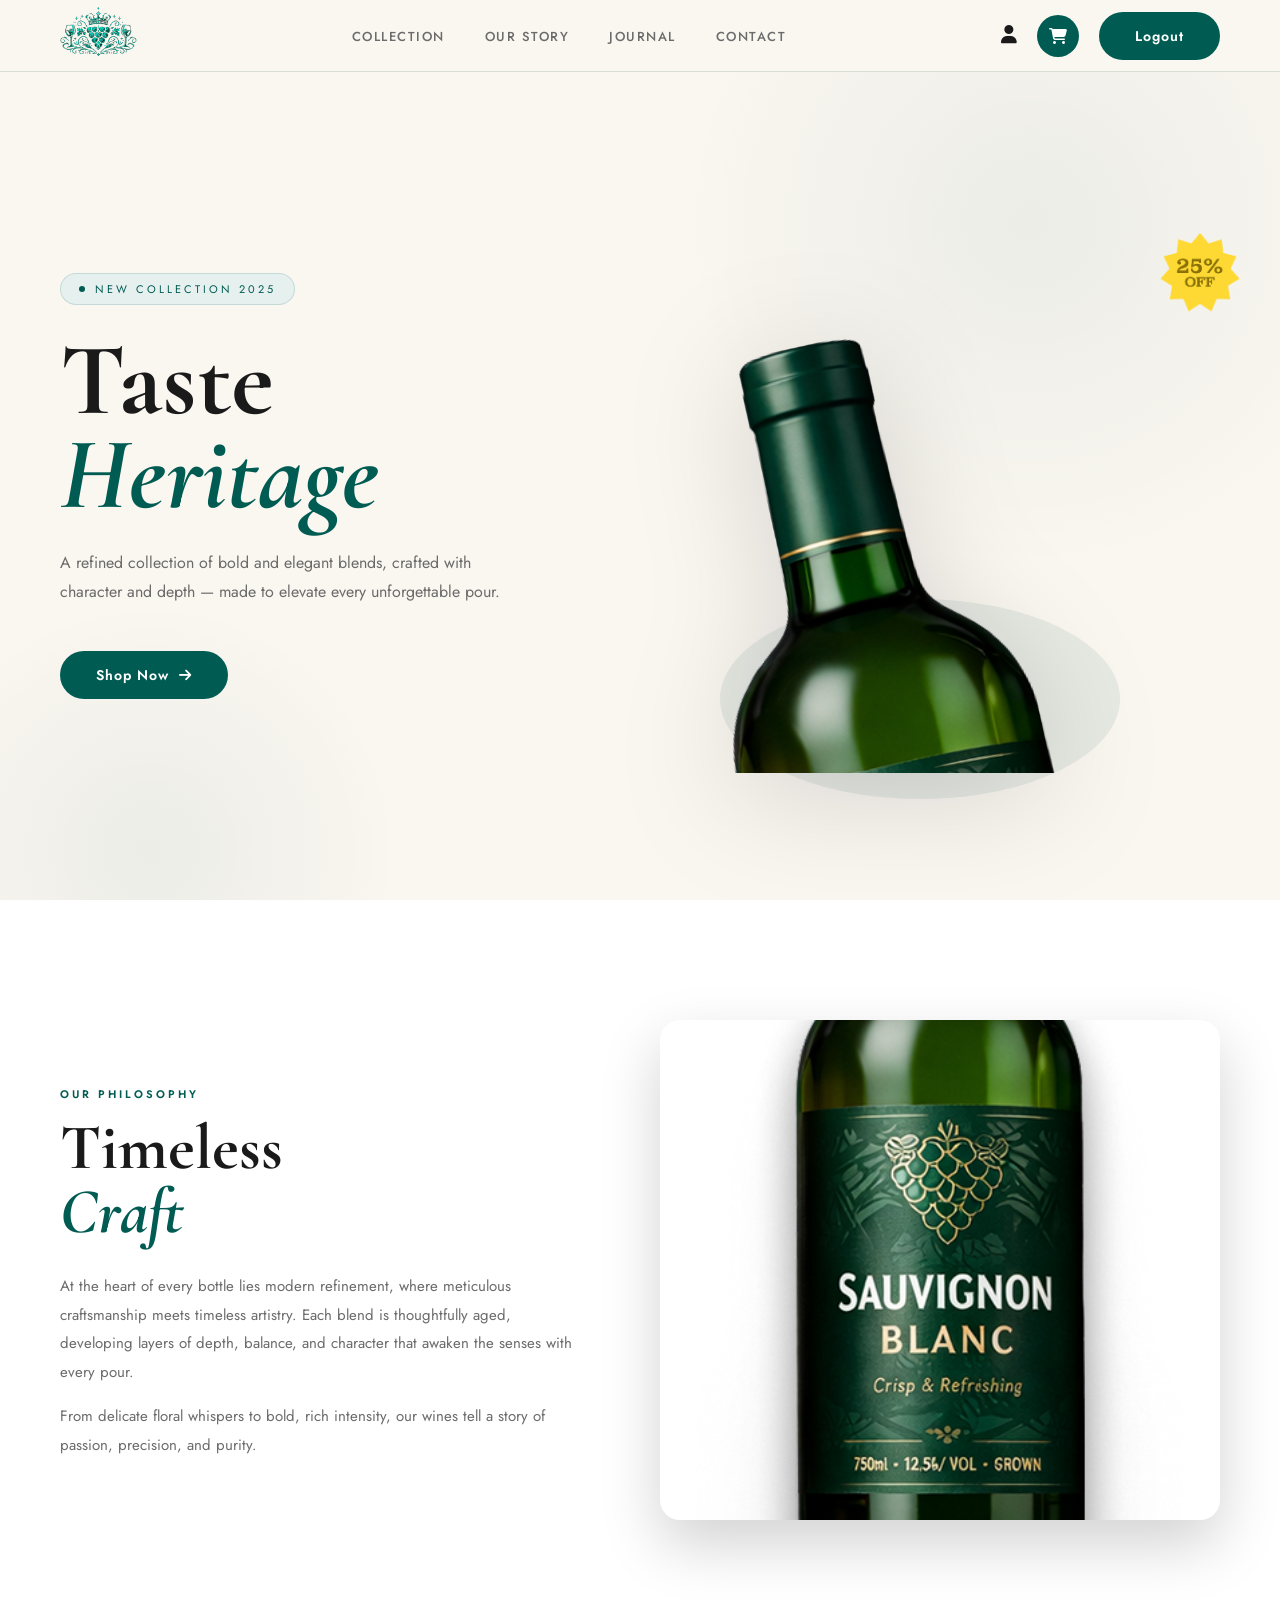
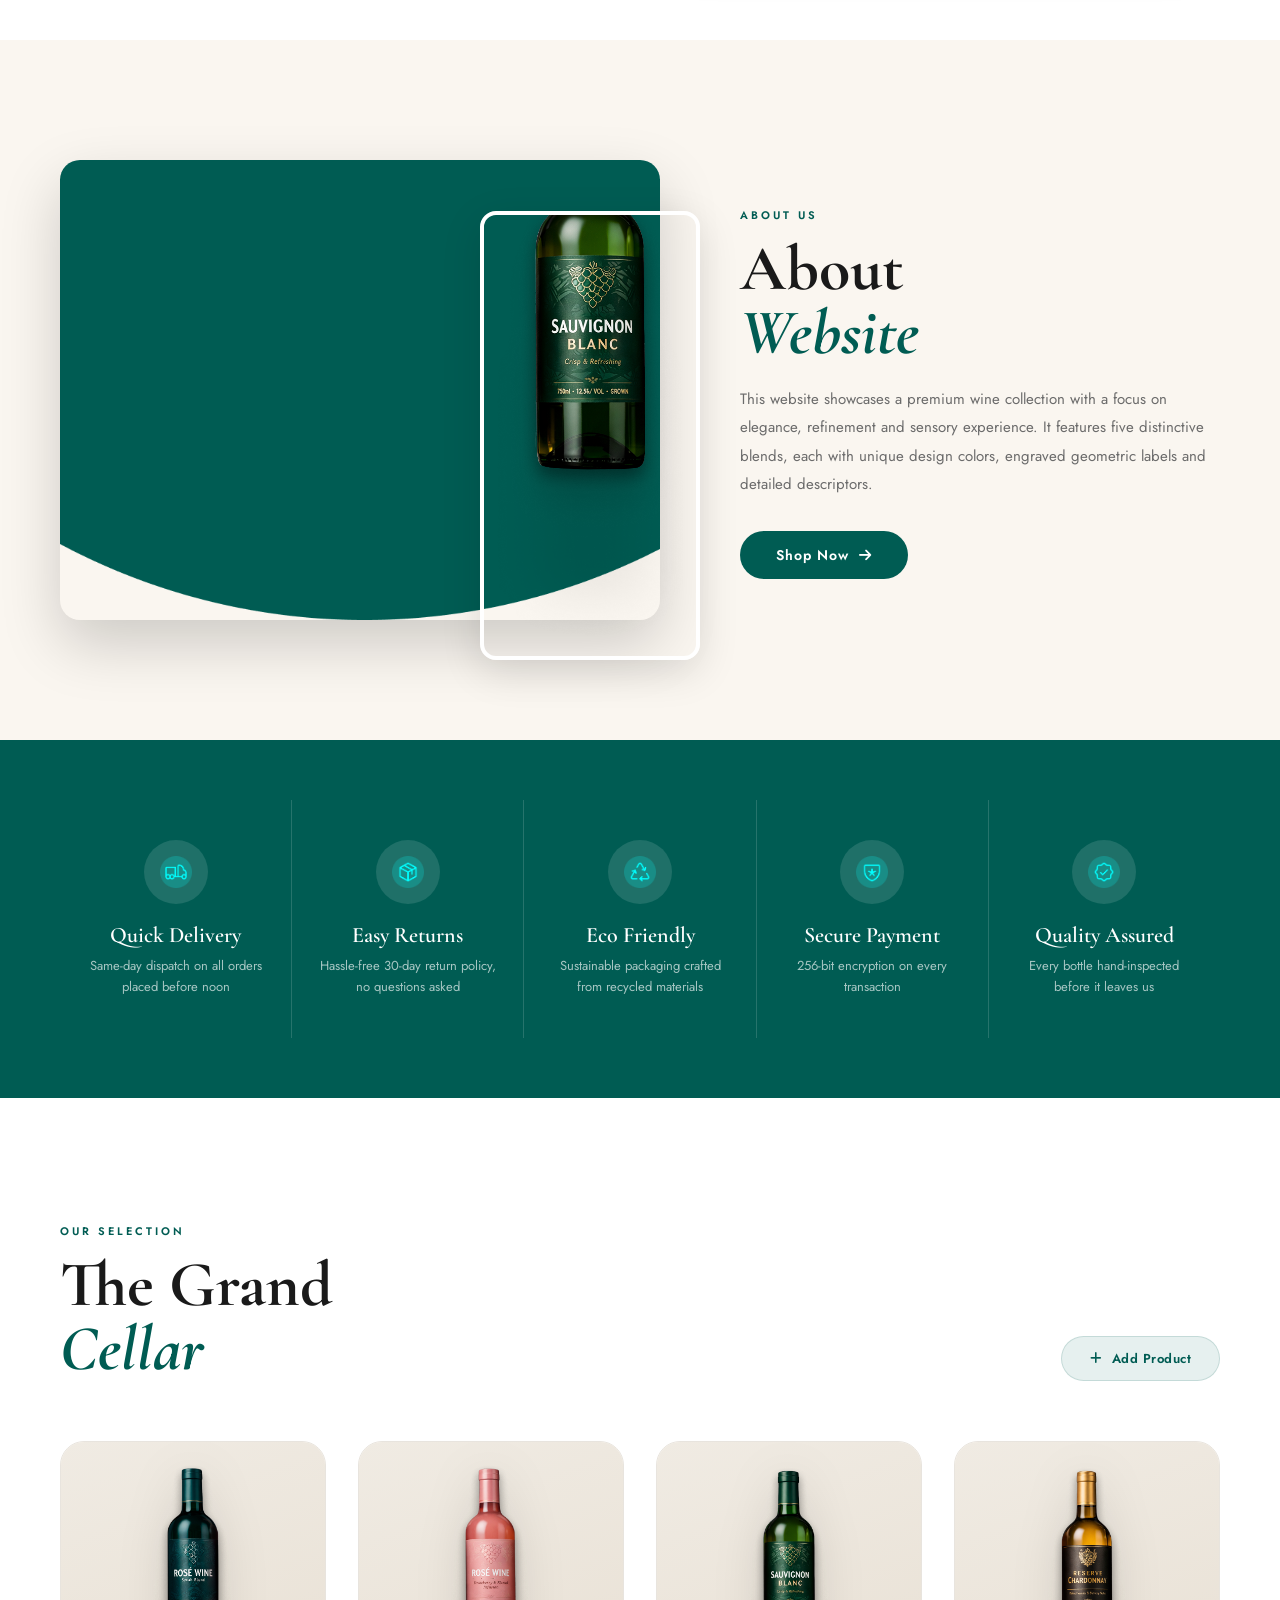
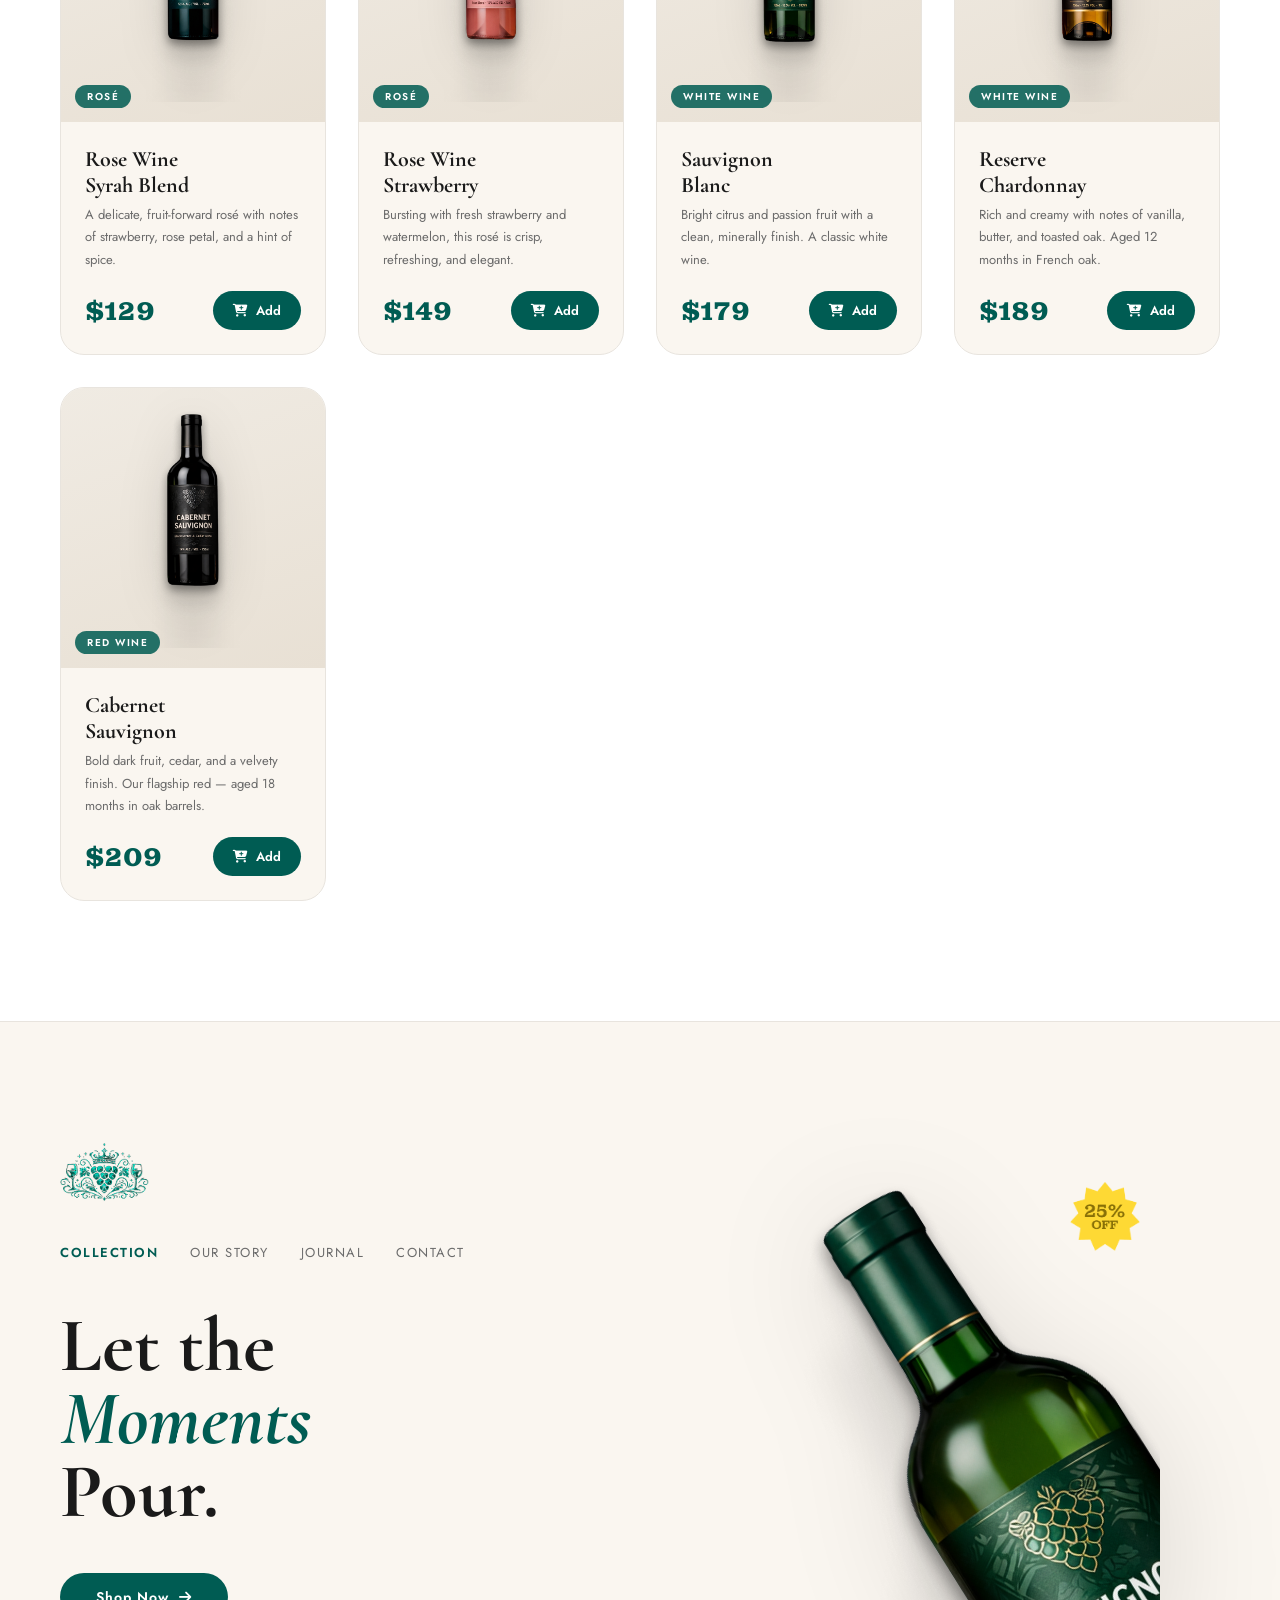
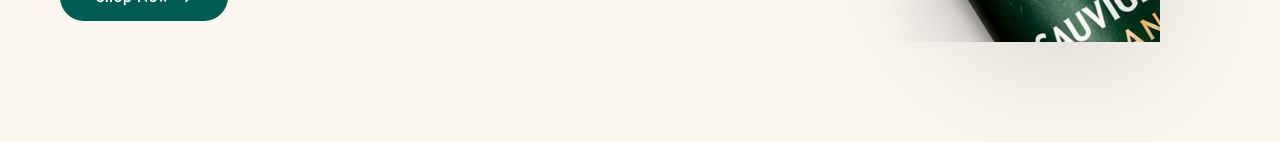
<file: index.html>
<!DOCTYPE html>
<html lang="en">
<head>
  <meta charset="UTF-8" />
  <meta name="viewport" content="width=device-width, initial-scale=1.0"/>
  <title>The Grand Cellar — Premium Wine</title>
  <link rel="stylesheet" href="style.css"/>
  <link rel="stylesheet" href="https://cdnjs.cloudflare.com/ajax/libs/font-awesome/6.5.0/css/all.min.css"/>
  <link href="https://fonts.googleapis.com/css2?family=Cormorant+Garamond:ital,wght@0,400;0,500;0,600;0,700;1,400;1,600&family=Jost:wght@300;400;500;600&family=Montagu+Slab:wght@400;600;700&display=swap" rel="stylesheet"/>
  <link rel="stylesheet" href="style.css  ">
</head>
<body>

  <!-- ══════════════ NAVBAR ══════════════ -->
  <nav class="navbar" id="navbar">
    <div class="nav-logo">
      <img src="./Images/logo2_transparent 1.png" alt="Logo" class="logo-img"/>
    </div>
    <ul class="nav-links">
      <li><a href="collection.html">Collection</a></li>
      <li><a href="story.html">Our Story</a></li>
      <li><a href="products.html">Journal</a></li>
      <li><a href="contact.html">Contact</a></li>
    </ul>
    <div class="nav-actions">
      <a href="login.html"><i class="fa-solid fa-user nav-icon" onclick="showToast('Profile coming soon!','info')"></i></a> 
      <div class="cart-wrap" onclick="toggleCart()">
        <i class="fa-solid fa-cart-shopping nav-icon"></i>
        <span class="cart-badge" id="cartBadge">0</span>
      </div>
      <button class="btn-primary" id="btn">Logout</button>
    </div>
  </nav>

  <!-- ══════════════ HERO ══════════════ -->
  <section class="hero" id="hero">
    <div class="hero-bg-circle circle-top"></div>
    <div class="hero-bg-circle circle-bot"></div>

    <div class="hero-left">
      <div class="hero-tag"><span class="tag-dot"></span> New Collection 2025</div>
      <h1 class="hero-title">Taste<br/><em>Heritage</em></h1>
      <p class="hero-sub">A refined collection of bold and elegant blends, crafted with character and depth — made to elevate every unforgettable pour.</p>
      <button class="btn-primary" onclick="document.getElementById('products').scrollIntoView({behavior:'smooth'})">
        Shop Now <i class="fa-solid fa-arrow-right"></i>
      </button>
    </div>

    <div class="hero-right">
      <div class="hero-img-wrap">
        <div class="hero-ellipse"></div>
        <img src="Images/image 1.png" class="hero-bottle" alt="Wine Bottle"/>
      </div>
      <img src="Images/star.png" class="hero-star" alt="star"/>
    </div>
  </section>

  <!-- ══════════════ TIMELESS CRAFT ══════════════ -->
  <section class="craft-section" id="story">
    <div class="craft-text">
      <span class="section-eyebrow">Our Philosophy</span>
      <h2 class="section-title">Timeless<br/><em>Craft</em></h2>
      <p>At the heart of every bottle lies modern refinement, where meticulous craftsmanship meets timeless artistry. Each blend is thoughtfully aged, developing layers of depth, balance, and character that awaken the senses with every pour.</p>
      <p style="margin-top:16px;">From delicate floral whispers to bold, rich intensity, our wines tell a story of passion, precision, and purity.</p>
    </div>
    <div class="craft-img">
      <img src="Images/img 2.png" alt="Craft" />
    </div>
  </section>

  <!-- ══════════════ ABOUT ══════════════ -->
  <section class="about-section">
    <div class="about-img">
      <img src="Images/wc.png" alt="Wine Cellar"/>
      <img src="Images/img 3.png" class="about-over" alt="overlay"/>
    </div>
    <div class="about-text">
      <span class="section-eyebrow">About Us</span>
      <h2 class="section-title">About<br/><em>Website</em></h2>
      <p>This website showcases a premium wine collection with a focus on elegance, refinement and sensory experience. It features five distinctive blends, each with unique design colors, engraved geometric labels and detailed descriptors.</p>
      <button class="btn-primary" style="margin-top:32px;">
        Shop Now <i class="fa-solid fa-arrow-right"></i>
      </button>
    </div>
  </section>

  <!-- ══════════════ FEATURES ══════════════ -->
  <section class="features-section">
    <div class="feature-item">
      <div class="feat-icon-wrap"><img src="Images/Frame 19.png" alt=""/></div>
      <h3>Quick Delivery</h3>
      <p>Same-day dispatch on all orders placed before noon</p>
    </div>
    <div class="feature-item">
      <div class="feat-icon-wrap"><img src="Images/Frame 20.png" alt=""/></div>
      <h3>Easy Returns</h3>
      <p>Hassle-free 30-day return policy, no questions asked</p>
    </div>
    <div class="feature-item">
      <div class="feat-icon-wrap"><img src="Images/Frame 21.png" alt=""/></div>
      <h3>Eco Friendly</h3>
      <p>Sustainable packaging crafted from recycled materials</p>
    </div>
    <div class="feature-item">
      <div class="feat-icon-wrap"><img src="Images/Frame 22.png" alt=""/></div>
      <h3>Secure Payment</h3>
      <p>256-bit encryption on every transaction</p>
    </div>
    <div class="feature-item">
      <div class="feat-icon-wrap"><img src="Images/Frame 23.png" alt=""/></div>
      <h3>Quality Assured</h3>
      <p>Every bottle hand-inspected before it leaves us</p>
    </div>
  </section>

  <!-- ══════════════ PRODUCTS — THE GRAND CELLAR ══════════════ -->
  <section class="products-section" id="products">
    <div class="products-header">
      <div>
        <span class="section-eyebrow">Our Selection</span>
        <h2 class="section-title">The Grand<br/><em>Cellar</em></h2>
      </div>
      <button class="btn-add-product" onclick="openAddModal()">
        <i class="fa-solid fa-plus"></i> Add Product
      </button>
    </div>

    <div class="products-grid" id="productsGrid">
      <!-- Rendered by JS -->
    </div>
  </section>

  <!-- ══════════════ CTA SECTION ══════════════ -->
  <section class="cta-section" id="footer">
    <div class="cta-left">
      <img src="./Images/logo2_transparent 1.png" alt="Logo" class="cta-logo"/>
      <ul class="cta-links">
        <li>Collection</li>
        <li>Our Story</li>
        <li>Journal</li>
        <li>Contact</li>
      </ul>
      <div class="cta-text">
        <h2>Let the</h2>
        <h2 class="green">Moments</h2>
        <h2>Pour.</h2>
      </div>
      <button class="btn-primary cta-btn">
        Shop Now <i class="fa-solid fa-arrow-right"></i>
      </button>
    </div>
    <div class="cta-right">
      <img src="Images/img 4.png" class="cta-bottle" alt="Wine"/>
      <img src="Images/star.png" class="cta-star" alt="star"/>
    </div>
  </section>

  <!-- ══════════════ CART SIDEBAR ══════════════ -->
  <div class="overlay" id="overlay" onclick="toggleCart()"></div>
  <div class="cart-panel" id="cartPanel">
    <div class="cart-head">
      <h3>Your Cart <i class="fa-solid fa-wine-glass"></i></h3>
      <button class="btn-close" onclick="toggleCart()">✕</button>
    </div>
    <div class="cart-body" id="cartBody">
      <div class="cart-empty" id="cartEmpty">
        <i class="fa-solid fa-wine-bottle" style="font-size:48px;color:#005C53;margin-bottom:12px;"></i>
        <p>Your cellar is empty.<br/>Explore our collection!</p>
      </div>
    </div>
    <div class="cart-foot" id="cartFoot">
      <div class="cart-row"><span>Subtotal</span><span id="cartSub">$0</span></div>
      <div class="cart-row total-row"><span>Total</span><span id="cartTotal" class="total-val">$0</span></div>
      <button class="btn-checkout" onclick="showToast('Checkout coming soon!','info')">
        Checkout <i class="fa-solid fa-arrow-right"></i>
      </button>
    </div>
  </div>

  <!-- ══════════════ ADD / EDIT MODAL ══════════════ -->
  <div class="modal-overlay" id="modalOverlay" onclick="handleModalBg(event)">
    <div class="modal-box" id="modalBox">
      <button class="modal-close" onclick="closeModal()">✕</button>
      <h3 class="modal-title" id="modalTitle">Add New Wine</h3>

      <div class="form-group">
        <label>Wine Name</label>
        <input type="text" id="fName" placeholder="e.g. Cabernet Sauvignon" class="form-input"/>
      </div>
      <div class="form-row">
        <div class="form-group">
          <label>Price ($)</label>
          <input type="number" id="fPrice" placeholder="e.g. 129" class="form-input"/>
        </div>
        <div class="form-group">
          <label>Category</label>
          <input type="text" id="fCat" placeholder="e.g. Red Wine" class="form-input"/>
        </div>
      </div>
      <div class="form-group">
        <label>Description</label>
        <textarea id="fDesc" rows="3" placeholder="Short description..." class="form-input"></textarea>
      </div>
      <div class="form-group">
        <label>Image URL or leave blank for default</label>
        <input type="text" id="fImg" placeholder="Images/img5.png" class="form-input"/>
      </div>

      <div class="modal-error" id="modalError"></div>

      <div class="modal-actions">
        <button class="btn-ghost" onclick="closeModal()">Cancel</button>
        <button class="btn-primary" id="modalSave" onclick="saveProduct()">
          <i class="fa-solid fa-check"></i> Save
        </button>
      </div>
    </div>
  </div>

  <!-- DELETE CONFIRM -->
  <div class="modal-overlay" id="deleteOverlay" onclick="handleDeleteBg(event)">
    <div class="delete-box">
      <div class="delete-icon"><i class="fa-solid fa-trash"></i></div>
      <h3>Delete Wine?</h3>
      <p>Are you sure you want to remove this wine from the cellar?</p>
      <div class="modal-actions">
        <button class="btn-ghost" onclick="closeDeleteModal()">Cancel</button>
        <button class="btn-danger" onclick="confirmDelete()">Yes, Delete</button>
      </div>
    </div>
  </div>

  <!-- TOAST -->
  <div class="toast-wrap" id="toastWrap"></div>

  <script src="script.js"></script>
</body>
</html>
</file>
<file: style.css>
/* ════════════════════════════════════════
   THE GRAND CELLAR — style.css
   ════════════════════════════════════════ */

/* ── VARIABLES ── */
:root {
  --green:       #005C53;
  --green-light: #007A6E;
  --green-pale:  #E6F0EF;
  --cream:       #FAF6F0;
  --cream2:      #F2EDE4;
  --dark:        #1A1A1A;
  --gray:        #6B6B6B;
  --gray-light:  #E8E4DE;
  --white:       #FFFFFF;
  --gold:        #C9A84C;
  --danger:      #D94040;
  --border:      rgba(0,92,83,0.15);
  --shadow-sm:   0 4px 16px rgba(0,0,0,0.08);
  --shadow-md:   0 12px 40px rgba(0,0,0,0.12);
  --shadow-lg:   0 24px 60px rgba(0,0,0,0.18);
  --radius:      20px;
  --radius-sm:   12px;
}

/* ── RESET ── */
*, *::before, *::after { margin:0; padding:0; box-sizing:border-box; }
html { scroll-behavior: smooth; }

body {
  font-family: 'Jost', sans-serif;
  background: var(--cream);
  color: var(--dark);
  overflow-x: hidden;
}

::selection { background: var(--green); color: white; }
::-webkit-scrollbar { width: 6px; }
::-webkit-scrollbar-track { background: var(--cream2); }
::-webkit-scrollbar-thumb { background: var(--green); border-radius: 3px; }

a { text-decoration: none; color: inherit; }

/* ── TYPOGRAPHY ── */
.section-eyebrow {
  display: inline-block;
  font-size: 11px; letter-spacing: 3px; text-transform: uppercase;
  color: var(--green); font-weight: 600;
  margin-bottom: 14px;
}

.section-title {
  font-family: 'Cormorant Garamond', serif;
  font-size: clamp(40px, 5vw, 68px);
  font-weight: 700; line-height: 1;
  color: var(--dark);
}
.section-title em { font-style: italic; color: var(--green); }

/* ── BUTTONS ── */
.btn-primary {
  display: inline-flex; align-items: center; gap: 10px;
  background: var(--green); color: white;
  border: none; padding: 14px 36px; border-radius: 50px;
  font-size: 14px; font-weight: 600; letter-spacing: 1px;
  cursor: pointer; transition: all 0.25s;
  font-family: 'Jost', sans-serif;
}
.btn-primary:hover {
  background: var(--green-light);
  transform: translateY(-2px);
  box-shadow: 0 10px 30px rgba(0,92,83,0.3);
}

.btn-ghost {
  display: inline-flex; align-items: center; gap: 8px;
  background: transparent; color: var(--dark);
  border: 1.5px solid var(--gray-light); padding: 12px 28px; border-radius: 50px;
  font-size: 14px; font-weight: 500; cursor: pointer; transition: all 0.2s;
  font-family: 'Jost', sans-serif;
}
.btn-ghost:hover { border-color: var(--green); color: var(--green); }

.btn-danger {
  display: inline-flex; align-items: center; gap: 8px;
  background: var(--danger); color: white;
  border: none; padding: 12px 28px; border-radius: 50px;
  font-size: 14px; font-weight: 600; cursor: pointer; transition: all 0.2s;
  font-family: 'Jost', sans-serif;
}
.btn-danger:hover { background: #b83030; }

/* ════════════════ NAVBAR ════════════════ */
.navbar {
  position: fixed; top: 0; left: 0; right: 0; z-index: 900;
  height: 72px;
  display: flex; align-items: center; justify-content: space-between;
  padding: 0 60px;
  background: rgba(250,246,240,0.95);
  backdrop-filter: blur(20px);
  border-bottom: 1px solid var(--border);
  transition: box-shadow 0.3s;
}
.navbar.scrolled { box-shadow: var(--shadow-sm); }

.logo-img { height: 52px; width: auto; object-fit: contain; }

.nav-links {
  display: flex; gap: 40px; list-style: none;
}
.nav-links a {
  font-size: 13px; font-weight: 500; letter-spacing: 1.5px;
  text-transform: uppercase; color: var(--gray);
  transition: color 0.2s;
}
.nav-links a:hover { color: var(--green); }

.nav-actions { display: flex; align-items: center; gap: 20px; }

.nav-icon {
  font-size: 18px; color: var(--dark); cursor: pointer;
  transition: color 0.2s;
}
.nav-icon:hover { color: var(--green); }

.cart-wrap {
  position: relative; cursor: pointer;
  width: 42px; height: 42px; border-radius: 50%;
  background: var(--green); display: flex; align-items: center; justify-content: center;
  transition: all 0.2s;
}
.cart-wrap:hover { background: var(--green-light); transform: scale(1.08); }
.cart-wrap .nav-icon { color: white; font-size: 16px; }

.cart-badge {
  position: absolute; top: -4px; right: -4px;
  background: var(--gold); color: white;
  width: 18px; height: 18px; border-radius: 50%;
  font-size: 10px; font-weight: 700;
  display: none; align-items: center; justify-content: center;
}

/* ════════════════ HERO ════════════════ */
.hero {
  margin-top: 72px;
  min-height: 92vh;
  display: flex; align-items: center;
  padding: 80px 60px;
  background: var(--cream);
  position: relative; overflow: hidden;
}

.hero-bg-circle {
  position: absolute; border-radius: 50%;
  background: radial-gradient(circle, rgba(0,92,83,0.06) 0%, transparent 70%);
}
.circle-top { width: 700px; height: 700px; top: -200px; right: -100px; }
.circle-bot { width: 500px; height: 500px; bottom: -200px; left: -100px; }

.hero-left { flex: 1; z-index: 1; max-width: 560px; }

.hero-tag {
  display: inline-flex; align-items: center; gap: 10px;
  border: 1px solid var(--border); border-radius: 30px;
  padding: 7px 18px; margin-bottom: 28px;
  font-size: 11px; letter-spacing: 3px; text-transform: uppercase; color: var(--green);
  background: var(--green-pale);
  animation: fadeUp 0.7s ease both;
}
.tag-dot {
  width: 6px; height: 6px; border-radius: 50%;
  background: var(--green);
  animation: blink 2s infinite;
}
@keyframes blink { 0%,100%{opacity:1} 50%{opacity:0.3} }

.hero-title {
  font-family: 'Cormorant Garamond', serif;
  font-size: clamp(64px, 8vw, 110px);
  font-weight: 700; line-height: 0.92;
  margin-bottom: 28px;
  animation: fadeUp 0.7s 0.1s ease both;
}
.hero-title em { font-style: italic; color: var(--green); display: block; }

.hero-sub {
  font-size: 16px; line-height: 1.8; color: var(--gray);
  max-width: 440px; margin-bottom: 44px;
  animation: fadeUp 0.7s 0.2s ease both;
}

.hero-right {
  flex: 1; display: flex; align-items: center; justify-content: center;
  position: relative; z-index: 1;
  animation: fadeUp 0.8s 0.3s ease both;
}

.hero-img-wrap { position: relative; }

.hero-ellipse {
  width: 400px; height: 200px; border-radius: 50%;
  background: rgba(0,92,83,0.08);
  position: absolute; bottom: -20px; left: 50%; transform: translateX(-50%);
}

.hero-bottle {
  height: 580px; width: auto; object-fit: contain;
  position: relative; z-index: 1;
  filter: drop-shadow(0 20px 60px rgba(0,0,0,0.15));
  animation: float 4s ease-in-out infinite;
}
@keyframes float { 0%,100%{transform:translateY(0)} 50%{transform:translateY(-18px)} }

.hero-star {
  position: absolute; top: 40px; right: -20px;
  width: 80px; animation: spin 12s linear infinite;
}
@keyframes spin { to { transform: rotate(360deg); } }

@keyframes fadeUp {
  from { opacity:0; transform:translateY(30px); }
  to   { opacity:1; transform:translateY(0); }
}

/* ════════════════ CRAFT SECTION ════════════════ */
.craft-section {
  display: flex; align-items: center; gap: 80px;
  padding: 120px 60px;
  background: white;
}

.craft-text { flex: 1; max-width: 520px; }
.craft-text p { font-size: 15px; line-height: 1.9; color: var(--gray); }
.craft-text .section-title { margin-bottom: 28px; }

.craft-img {
  flex: 1; border-radius: var(--radius);
  overflow: hidden; box-shadow: var(--shadow-lg);
}
.craft-img img { width: 100%; height: 500px; object-fit: cover; display: block; }

/* ════════════════ ABOUT SECTION ════════════════ */
.about-section {
  display: flex; align-items: center; gap: 80px;
  padding: 120px 60px;
  background: var(--cream);
}

.about-img {
  flex: 1; position: relative; border-radius: var(--radius); overflow: visible;
}
.about-img img:first-child {
  width: 100%; height: 460px; object-fit: cover;
  border-radius: var(--radius); box-shadow: var(--shadow-lg); display: block;
}
.about-over {
  position: absolute; bottom: -40px; right: -40px;
  width: 220px; height: auto; border-radius: 16px;
  box-shadow: var(--shadow-md); border: 4px solid white;
}

.about-text { flex: 1; max-width: 480px; }
.about-text p { font-size: 15px; line-height: 1.9; color: var(--gray); margin-top: 20px; }

/* ════════════════ FEATURES ════════════════ */
.features-section {
  display: flex; gap: 0;
  background: var(--green);
  padding: 60px;
}

.feature-item {
  flex: 1; text-align: center; padding: 40px 24px;
  border-right: 1px solid rgba(255,255,255,0.15);
  transition: background 0.2s;
}
.feature-item:last-child { border-right: none; }
.feature-item:hover { background: rgba(255,255,255,0.05); }

.feat-icon-wrap {
  width: 64px; height: 64px; border-radius: 50%;
  background: rgba(255,255,255,0.12);
  display: flex; align-items: center; justify-content: center;
  margin: 0 auto 18px;
}
.feat-icon-wrap img { width: 32px; height: 32px; object-fit: contain; filter: brightness(10); }

.feature-item h3 {
  font-family: 'Cormorant Garamond', serif;
  font-size: 22px; font-weight: 600; color: white; margin-bottom: 8px;
}
.feature-item p { font-size: 13px; color: rgba(255,255,255,0.65); line-height: 1.6; }

/* ════════════════ PRODUCTS SECTION ════════════════ */
.products-section {
  padding: 120px 60px;
  background: white;
}

.products-header {
  display: flex; align-items: flex-end; justify-content: space-between;
  margin-bottom: 60px;
}

.btn-add-product {
  display: inline-flex; align-items: center; gap: 10px;
  background: var(--green-pale); color: var(--green);
  border: 1.5px solid var(--border); padding: 12px 28px; border-radius: 50px;
  font-size: 13px; font-weight: 600; cursor: pointer; transition: all 0.2s;
  font-family: 'Jost', sans-serif; letter-spacing: 0.5px;
}
.btn-add-product:hover { background: var(--green); color: white; border-color: var(--green); }

/* ── Product Grid ── */
.products-grid {
  display: grid;
  grid-template-columns: repeat(auto-fill, minmax(260px, 1fr));
  gap: 32px;
}

/* ── Product Card ── */
.p-card {
  background: var(--cream);
  border: 1px solid var(--gray-light);
  border-radius: 24px;
  overflow: hidden;
  transition: transform 0.35s, box-shadow 0.35s, border-color 0.3s;
  display: flex; flex-direction: column;
  animation: fadeUp 0.5s ease both;
}
.p-card:hover {
  transform: translateY(-10px);
  box-shadow: var(--shadow-lg);
  border-color: rgba(0,92,83,0.25);
}

.p-card-img {
  height: 280px; position: relative;
  display: flex; align-items: center; justify-content: center;
  background: linear-gradient(160deg, #f0ebe3, #e8e0d4);
  overflow: hidden;
}

.p-card-img img {
  height: 240px; width: auto; object-fit: contain;
  transition: transform 0.5s;
  filter: drop-shadow(0 8px 24px rgba(0,0,0,0.12));
}
.p-card:hover .p-card-img img { transform: scale(1.05) translateY(-6px); }

/* Card action buttons top-right */
.p-card-actions {
  position: absolute; top: 14px; right: 14px;
  display: flex; flex-direction: column; gap: 8px;
  opacity: 0; transition: opacity 0.25s;
}
.p-card:hover .p-card-actions { opacity: 1; }

.action-btn {
  width: 36px; height: 36px; border-radius: 50%;
  border: none; cursor: pointer;
  display: flex; align-items: center; justify-content: center;
  font-size: 13px; transition: all 0.2s;
  backdrop-filter: blur(8px);
}
.action-btn.edit {
  background: rgba(255,255,255,0.9); color: var(--green);
}
.action-btn.edit:hover { background: var(--green); color: white; }

.action-btn.del {
  background: rgba(255,255,255,0.9); color: var(--danger);
}
.action-btn.del:hover { background: var(--danger); color: white; }

/* Category tag */
.p-cat-badge {
  position: absolute; bottom: 14px; left: 14px;
  background: rgba(0,92,83,0.85); color: white;
  font-size: 10px; font-weight: 600; letter-spacing: 1.5px; text-transform: uppercase;
  padding: 4px 12px; border-radius: 20px;
  backdrop-filter: blur(4px);
}

.p-card-body {
  padding: 24px; flex: 1; display: flex; flex-direction: column;
}

.p-name {
  font-family: 'Cormorant Garamond', serif;
  font-size: 22px; font-weight: 700; line-height: 1.2;
  color: var(--dark); margin-bottom: 6px;
}

.p-desc {
  font-size: 13px; color: var(--gray); line-height: 1.7;
  margin-bottom: 20px; flex: 1;
}

.p-card-footer {
  display: flex; align-items: center; justify-content: space-between;
  margin-top: auto;
}

.p-price {
  font-family: 'Montagu Slab', serif;
  font-size: 26px; font-weight: 700; color: var(--green);
}

.btn-cart-add {
  display: inline-flex; align-items: center; gap: 8px;
  background: var(--green); color: white;
  border: none; padding: 10px 20px; border-radius: 40px;
  font-size: 13px; font-weight: 600; cursor: pointer;
  transition: all 0.2s; font-family: 'Jost', sans-serif;
}
.btn-cart-add:hover { background: var(--green-light); transform: scale(1.05); }

/* ════════════════ CTA SECTION ════════════════ */
.cta-section {
  display: flex; align-items: center;
  background: var(--cream); padding: 100px 60px;
  min-height: 700px; position: relative; overflow: hidden;
  border-top: 1px solid var(--gray-light);
}

.cta-left { flex: 1; z-index: 1; }
.cta-logo { height: 60px; width: auto; margin-bottom: 40px; display: block; }

.cta-links {
  list-style: none; display: flex; gap: 32px; margin-bottom: 48px;
}
.cta-links li {
  font-size: 13px; letter-spacing: 1.5px; text-transform: uppercase;
  color: var(--gray); cursor: pointer; transition: color 0.2s;
}
.cta-links li:first-child { color: var(--green); font-weight: 600; }
.cta-links li:hover { color: var(--green); }

.cta-text h2 {
  font-family: 'Cormorant Garamond', serif;
  font-size: clamp(52px, 6vw, 88px); font-weight: 700;
  line-height: 0.95; color: var(--dark);
}
.cta-text .green { color: var(--green); font-style: italic; }

.cta-btn { margin-top: 44px; }

.cta-right {
  flex: 1; display: flex; align-items: center; justify-content: center;
  position: relative;
}
.cta-bottle {
  height: 520px; width: auto; object-fit: contain;
  filter: drop-shadow(0 20px 60px rgba(0,0,0,0.12));
  animation: float 5s ease-in-out infinite;
}
.cta-star {
  position: absolute; top: 60px; right: 80px;
  width: 70px; animation: spin 10s linear infinite;
}

/* ════════════════ CART SIDEBAR ════════════════ */
.overlay {
  position: fixed; inset: 0; background: rgba(0,0,0,0.5);
  z-index: 1000; display: none; backdrop-filter: blur(4px);
}
.overlay.open { display: block; }

.cart-panel {
  position: fixed; top: 0; right: -480px; bottom: 0;
  width: min(460px, 100vw);
  background: white; border-left: 1px solid var(--gray-light);
  z-index: 1001; display: flex; flex-direction: column;
  transition: right 0.35s cubic-bezier(0.4,0,0.2,1);
}
.cart-panel.open { right: 0; }

.cart-head {
  padding: 28px 32px; border-bottom: 1px solid var(--gray-light);
  display: flex; align-items: center; justify-content: space-between;
}
.cart-head h3 {
  font-family: 'Cormorant Garamond', serif;
  font-size: 26px; font-weight: 700; color: var(--dark);
  display: flex; align-items: center; gap: 10px;
}
.cart-head h3 i { color: var(--green); }

.btn-close {
  background: none; border: 1.5px solid var(--gray-light);
  color: var(--dark); width: 36px; height: 36px; border-radius: 50%;
  cursor: pointer; font-size: 16px;
  display: flex; align-items: center; justify-content: center;
  transition: all 0.2s;
}
.btn-close:hover { border-color: var(--green); color: var(--green); }

.cart-body { flex: 1; overflow-y: auto; padding: 20px 32px; }

.cart-empty {
  text-align: center; padding: 80px 20px; color: var(--gray);
  display: flex; flex-direction: column; align-items: center;
}
.cart-empty p { font-size: 15px; line-height: 1.7; margin-top: 12px; }

.cart-item {
  display: flex; gap: 16px; padding: 18px 0;
  border-bottom: 1px solid var(--gray-light);
  align-items: center;
}
.ci-img {
  width: 72px; height: 72px; border-radius: 14px;
  background: var(--cream); border: 1px solid var(--gray-light);
  display: flex; align-items: center; justify-content: center;
  overflow: hidden; flex-shrink: 0;
}
.ci-img img { height: 60px; width: auto; object-fit: contain; }

.ci-info { flex: 1; }
.ci-name { font-family: 'Cormorant Garamond', serif; font-size: 17px; font-weight: 700; margin-bottom: 4px; }
.ci-price { font-size: 15px; color: var(--green); font-weight: 600; }

.ci-qty { display: flex; align-items: center; gap: 10px; margin-top: 8px; }
.qty-btn {
  background: var(--cream); border: 1.5px solid var(--gray-light);
  width: 28px; height: 28px; border-radius: 50%; cursor: pointer;
  font-size: 14px; display: flex; align-items: center; justify-content: center;
  transition: all 0.2s; color: var(--dark);
}
.qty-btn:hover { border-color: var(--green); color: var(--green); background: var(--green-pale); }
.qty-num { font-size: 14px; font-weight: 700; min-width: 20px; text-align: center; }

.ci-remove {
  color: var(--gray); cursor: pointer; font-size: 15px;
  padding: 6px; transition: color 0.2s;
}
.ci-remove:hover { color: var(--danger); }

.cart-foot {
  padding: 24px 32px; border-top: 1px solid var(--gray-light); display: none;
}
.cart-row {
  display: flex; justify-content: space-between;
  font-size: 14px; color: var(--gray); margin-bottom: 10px;
}
.total-row { font-size: 16px; font-weight: 700; color: var(--dark); margin-bottom: 24px; }
.total-val { font-family: 'Montagu Slab', serif; font-size: 24px; color: var(--green); }

.btn-checkout {
  width: 100%; background: var(--green); color: white;
  border: none; padding: 15px; border-radius: 50px;
  font-size: 14px; font-weight: 700; letter-spacing: 1px;
  cursor: pointer; font-family: 'Jost', sans-serif;
  display: flex; align-items: center; justify-content: center; gap: 10px;
  transition: all 0.2s;
}
.btn-checkout:hover { background: var(--green-light); transform: translateY(-2px); }

/* ════════════════ MODAL ════════════════ */
.modal-overlay {
  position: fixed; inset: 0; background: rgba(0,0,0,0.55);
  z-index: 2000; display: none;
  align-items: center; justify-content: center;
  padding: 20px; backdrop-filter: blur(6px);
}
.modal-overlay.open { display: flex; }

.modal-box {
  background: white; border-radius: 24px;
  width: 100%; max-width: 500px; padding: 40px;
  position: relative; box-shadow: var(--shadow-lg);
  animation: popIn 0.3s cubic-bezier(0.34,1.56,0.64,1) both;
}
@keyframes popIn {
  from { opacity:0; transform:scale(0.88) translateY(20px); }
  to   { opacity:1; transform:scale(1) translateY(0); }
}

.modal-close {
  position: absolute; top: 16px; right: 16px;
  background: var(--cream); border: 1.5px solid var(--gray-light);
  width: 34px; height: 34px; border-radius: 50%;
  cursor: pointer; font-size: 16px; color: var(--gray);
  display: flex; align-items: center; justify-content: center;
  transition: all 0.2s;
}
.modal-close:hover { border-color: var(--danger); color: var(--danger); }

.modal-title {
  font-family: 'Cormorant Garamond', serif;
  font-size: 30px; font-weight: 700; color: var(--dark);
  margin-bottom: 28px;
}

.form-group { margin-bottom: 18px; }
.form-group label {
  display: block; font-size: 11px; letter-spacing: 1.5px;
  text-transform: uppercase; color: var(--gray); margin-bottom: 8px; font-weight: 600;
}
.form-input {
  width: 100%; background: var(--cream); border: 1.5px solid var(--gray-light);
  border-radius: var(--radius-sm); padding: 12px 16px;
  color: var(--dark); font-size: 14px; outline: none;
  font-family: 'Jost', sans-serif; transition: border-color 0.2s; resize: vertical;
}
.form-input:focus { border-color: var(--green); background: white; }
.form-input::placeholder { color: #aaa; }

.form-row { display: grid; grid-template-columns: 1fr 1fr; gap: 16px; }

.modal-error {
  background: rgba(217,64,64,0.08); border: 1px solid rgba(217,64,64,0.25);
  border-radius: var(--radius-sm); padding: 10px 14px;
  font-size: 13px; color: var(--danger); margin-bottom: 16px; display: none;
}

.modal-actions { display: flex; gap: 12px; justify-content: flex-end; margin-top: 24px; }

/* DELETE BOX */
.delete-box {
  background: white; border-radius: 24px;
  width: 100%; max-width: 380px; padding: 48px 40px;
  text-align: center; box-shadow: var(--shadow-lg);
  animation: popIn 0.3s cubic-bezier(0.34,1.56,0.64,1) both;
}
.delete-icon {
  width: 64px; height: 64px; border-radius: 50%;
  background: rgba(217,64,64,0.1); color: var(--danger);
  font-size: 24px;
  display: flex; align-items: center; justify-content: center;
  margin: 0 auto 20px;
}
.delete-box h3 {
  font-family: 'Cormorant Garamond', serif;
  font-size: 26px; font-weight: 700; margin-bottom: 10px;
}
.delete-box p { color: var(--gray); font-size: 14px; line-height: 1.7; margin-bottom: 28px; }

/* ════════════════ TOAST ════════════════ */
.toast-wrap {
  position: fixed; bottom: 28px; left: 50%; transform: translateX(-50%);
  z-index: 9999; display: flex; flex-direction: column; gap: 10px; align-items: center;
  pointer-events: none;
}
.toast {
  background: var(--dark); color: white;
  border-radius: 40px; padding: 12px 26px;
  font-size: 14px; white-space: nowrap;
  animation: toastIn 0.3s ease both;
  box-shadow: var(--shadow-md);
  font-family: 'Jost', sans-serif;
}
.toast.success { background: var(--green); }
.toast.danger  { background: var(--danger); }
.toast.info    { background: var(--dark); border: 1.5px solid var(--green); color: var(--green); }
@keyframes toastIn {
  from { opacity:0; transform:translateY(16px); }
  to   { opacity:1; transform:translateY(0); }
}

/* ════════════════ RESPONSIVE ════════════════ */
@media (max-width: 1024px) {
  .navbar { padding: 0 32px; }
  .hero   { padding: 60px 32px; gap: 40px; }
  .craft-section, .about-section { padding: 80px 32px; gap: 48px; }
  .features-section { padding: 48px 32px; flex-wrap: wrap; }
  .feature-item { min-width: 160px; }
  .products-section { padding: 80px 32px; }
  .cta-section { padding: 80px 32px; }
}

@media (max-width: 768px) {
  .nav-links { display: none; }
  .navbar { padding: 0 20px; }
  .hero { flex-direction: column; padding: 40px 20px; text-align: center; }
  .hero-sub { max-width: 100%; }
  .hero-right { margin-top: 40px; }
  .hero-bottle { height: 360px; }
  .craft-section, .about-section { flex-direction: column; padding: 60px 20px; }
  .craft-img img, .about-img img:first-child { height: 320px; }
  .about-over { display: none; }
  .features-section { flex-direction: column; padding: 40px 20px; }
  .feature-item { border-right: none; border-bottom: 1px solid rgba(255,255,255,0.15); }
  .products-section { padding: 60px 20px; }
  .products-header { flex-direction: column; align-items: flex-start; gap: 20px; }
  .cta-section { flex-direction: column; padding: 60px 20px; }
  .cta-right { margin-top: 40px; }
  .cta-bottle { height: 340px; }
}
</file>
